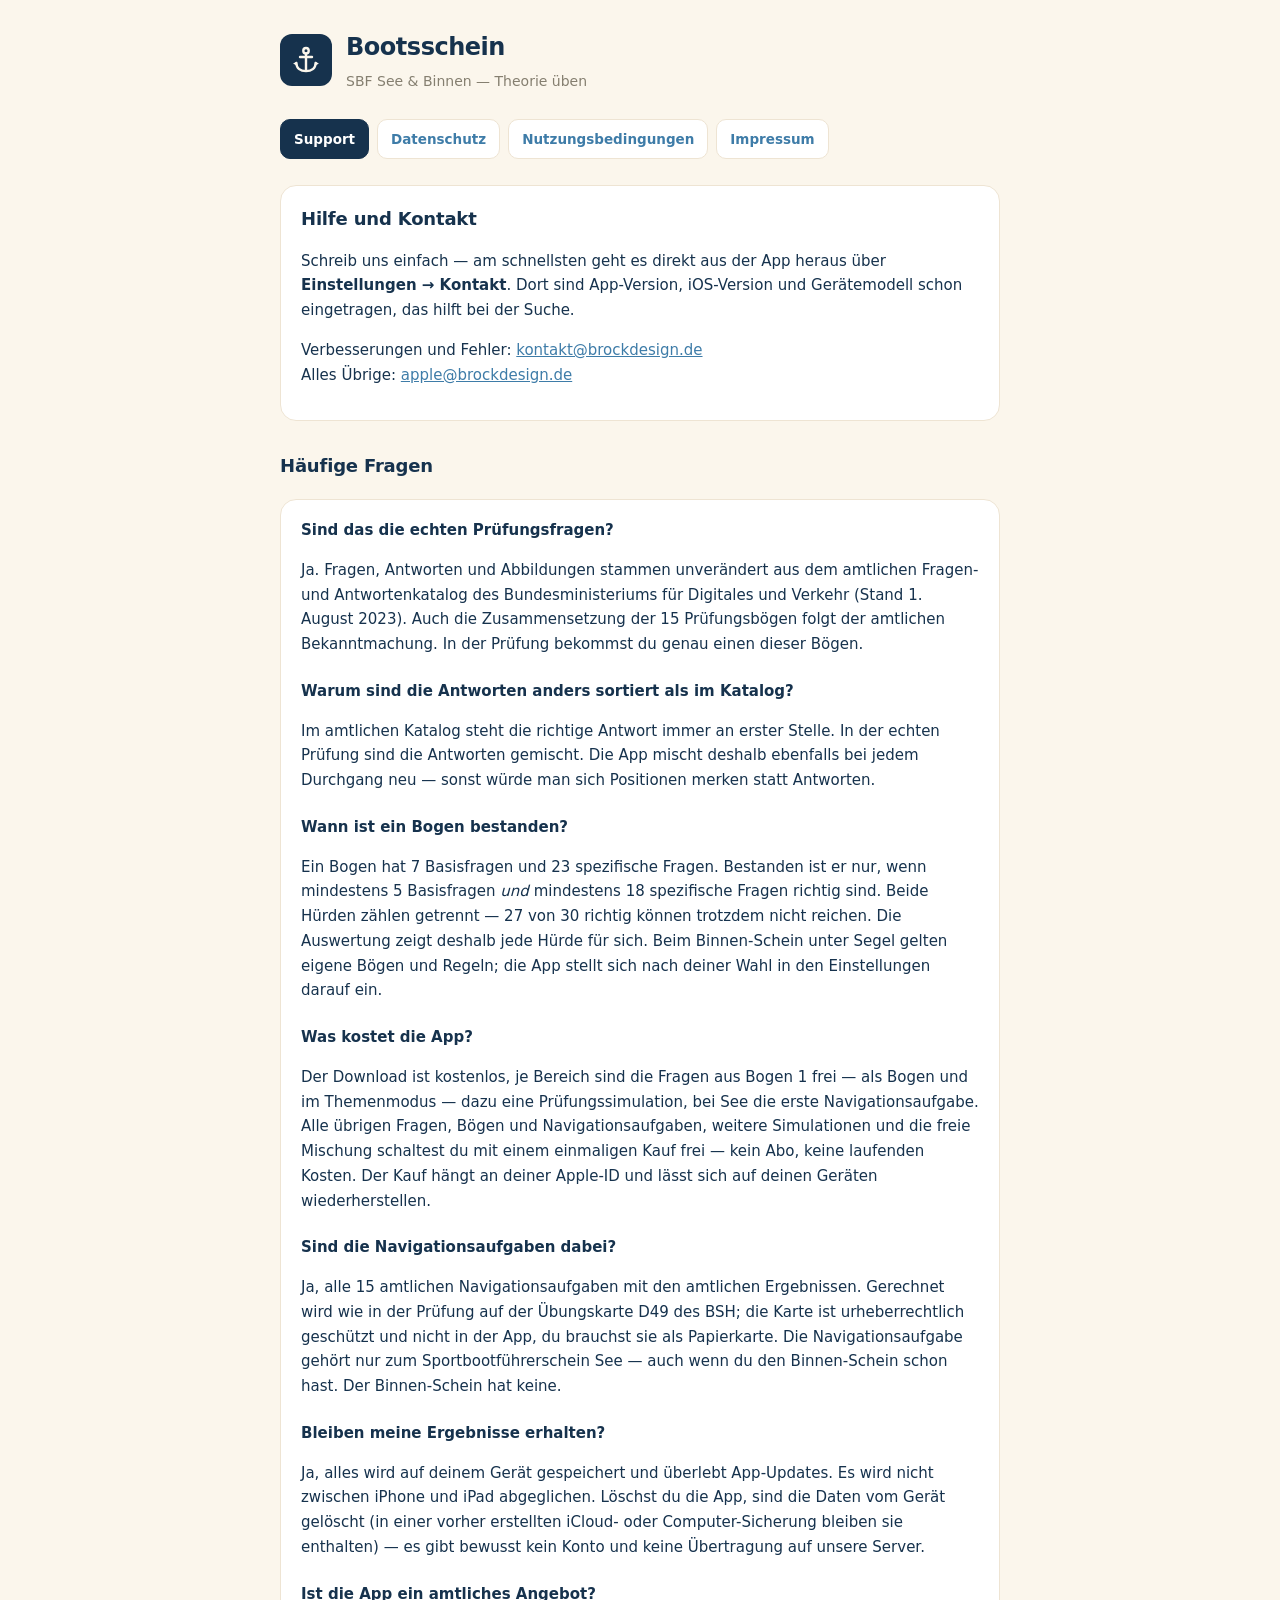
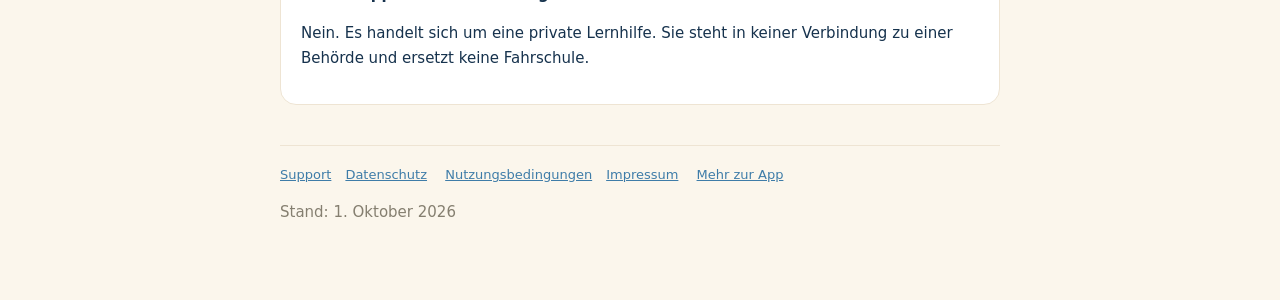
<file: index.html>
<!doctype html>
<html lang="de"><head><meta charset="utf-8">
<meta name="viewport" content="width=device-width, initial-scale=1">
<title>Support — Bootsschein</title>
<meta name="description" content="Hilfe, häufige Fragen und Kontakt zur App Bootsschein.">
<link rel="stylesheet" href="stil.css">
</head><body><div class="seite">
<header class="kopf">
  <div class="anker"><svg viewBox="0 0 120 120" xmlns="http://www.w3.org/2000/svg" aria-hidden="true"><g stroke="#FBF6EC" stroke-width="8" fill="none" stroke-linecap="round" stroke-linejoin="round"><circle cx="60" cy="29" r="9"/><path d="M60 38 V93"/><path d="M40 50 H80"/><path d="M28 70 C28 88 42 97 60 97 C78 97 92 88 92 70"/></g><g fill="#FBF6EC"><path d="M28 66 l-11 6 l14 8 z"/><path d="M92 66 l11 6 l-14 8 z"/></g></svg></div>
  <div><h1>Bootsschein</h1><p>SBF See &amp; Binnen — Theorie üben</p></div>
</header>
<nav><a href="index.html" aria-current="page">Support</a><a href="datenschutz.html">Datenschutz</a><a href="agb.html">Nutzungsbedingungen</a><a href="impressum.html">Impressum</a></nav>
<div class="karte">
<h2>Hilfe und Kontakt</h2>
<p>Schreib uns einfach — am schnellsten geht es direkt aus der App heraus über
<strong>Einstellungen → Kontakt</strong>. Dort sind App-Version, iOS-Version und
Gerätemodell schon eingetragen, das hilft bei der Suche.</p>
<p>Verbesserungen und Fehler: <a href="mailto:kontakt@brockdesign.de">kontakt@brockdesign.de</a><br>
Alles Übrige: <a href="mailto:apple@brockdesign.de">apple@brockdesign.de</a></p>
</div>

<h2>Häufige Fragen</h2>

<div class="karte">
<h3>Sind das die echten Prüfungsfragen?</h3>
<p>Ja. Fragen, Antworten und Abbildungen stammen unverändert aus dem amtlichen
Fragen- und Antwortenkatalog des Bundesministeriums für Digitales und Verkehr
(Stand 1. August 2023). Auch die Zusammensetzung der 15 Prüfungsbögen folgt der
amtlichen Bekanntmachung. In der Prüfung bekommst du genau einen dieser Bögen.</p>

<h3>Warum sind die Antworten anders sortiert als im Katalog?</h3>
<p>Im amtlichen Katalog steht die richtige Antwort immer an erster Stelle. In der
echten Prüfung sind die Antworten gemischt. Die App mischt deshalb ebenfalls bei
jedem Durchgang neu — sonst würde man sich Positionen merken statt Antworten.</p>

<h3>Wann ist ein Bogen bestanden?</h3>
<p>Ein Bogen hat 7 Basisfragen und 23 spezifische Fragen. Bestanden ist er nur,
wenn mindestens 5 Basisfragen <em>und</em> mindestens 18 spezifische Fragen richtig
sind. Beide Hürden zählen getrennt — 27 von 30 richtig können trotzdem
nicht reichen. Die Auswertung zeigt deshalb jede Hürde für sich. Beim
Binnen-Schein unter Segel gelten eigene Bögen und Regeln; die App stellt sich
nach deiner Wahl in den Einstellungen darauf ein.</p>

<h3>Was kostet die App?</h3>
<p>Der Download ist kostenlos, je Bereich sind die Fragen aus Bogen 1 frei —
als Bogen und im Themenmodus — dazu eine Prüfungssimulation, bei See die erste
Navigationsaufgabe. Alle übrigen Fragen, Bögen und Navigationsaufgaben, weitere
Simulationen und die freie Mischung schaltest du mit einem einmaligen Kauf frei
— kein Abo, keine laufenden Kosten. Der Kauf hängt an deiner Apple-ID und lässt
sich auf deinen Geräten wiederherstellen.</p>

<h3>Sind die Navigationsaufgaben dabei?</h3>
<p>Ja, alle 15 amtlichen Navigationsaufgaben mit den amtlichen Ergebnissen.
Gerechnet wird wie in der Prüfung auf der Übungskarte D49 des BSH; die Karte
ist urheberrechtlich geschützt und nicht in der App, du brauchst sie als
Papierkarte. Die Navigationsaufgabe gehört nur zum Sportbootführerschein See —
auch wenn du den Binnen-Schein schon hast. Der Binnen-Schein hat keine.</p>

<h3>Bleiben meine Ergebnisse erhalten?</h3>
<p>Ja, alles wird auf deinem Gerät gespeichert und überlebt App-Updates. Es wird
nicht zwischen iPhone und iPad abgeglichen. Löschst du die App, sind die Daten
vom Gerät gelöscht (in einer vorher erstellten iCloud- oder Computer-Sicherung
bleiben sie enthalten) — es gibt bewusst kein Konto und keine Übertragung auf
unsere Server.</p>

<h3>Ist die App ein amtliches Angebot?</h3>
<p>Nein. Es handelt sich um eine private Lernhilfe. Sie steht in keiner
Verbindung zu einer Behörde und ersetzt keine Fahrschule.</p>
</div>
<footer>
  <a href="index.html">Support</a><a href="datenschutz.html">Datenschutz</a>
  <a href="agb.html">Nutzungsbedingungen</a><a href="impressum.html">Impressum</a>
  <a href="https://www.brockdesign.de/apps/bootsschein">Mehr zur App</a>
  <p>Stand: 1. Oktober 2026</p>
</footer>
</div></body></html>
</file>
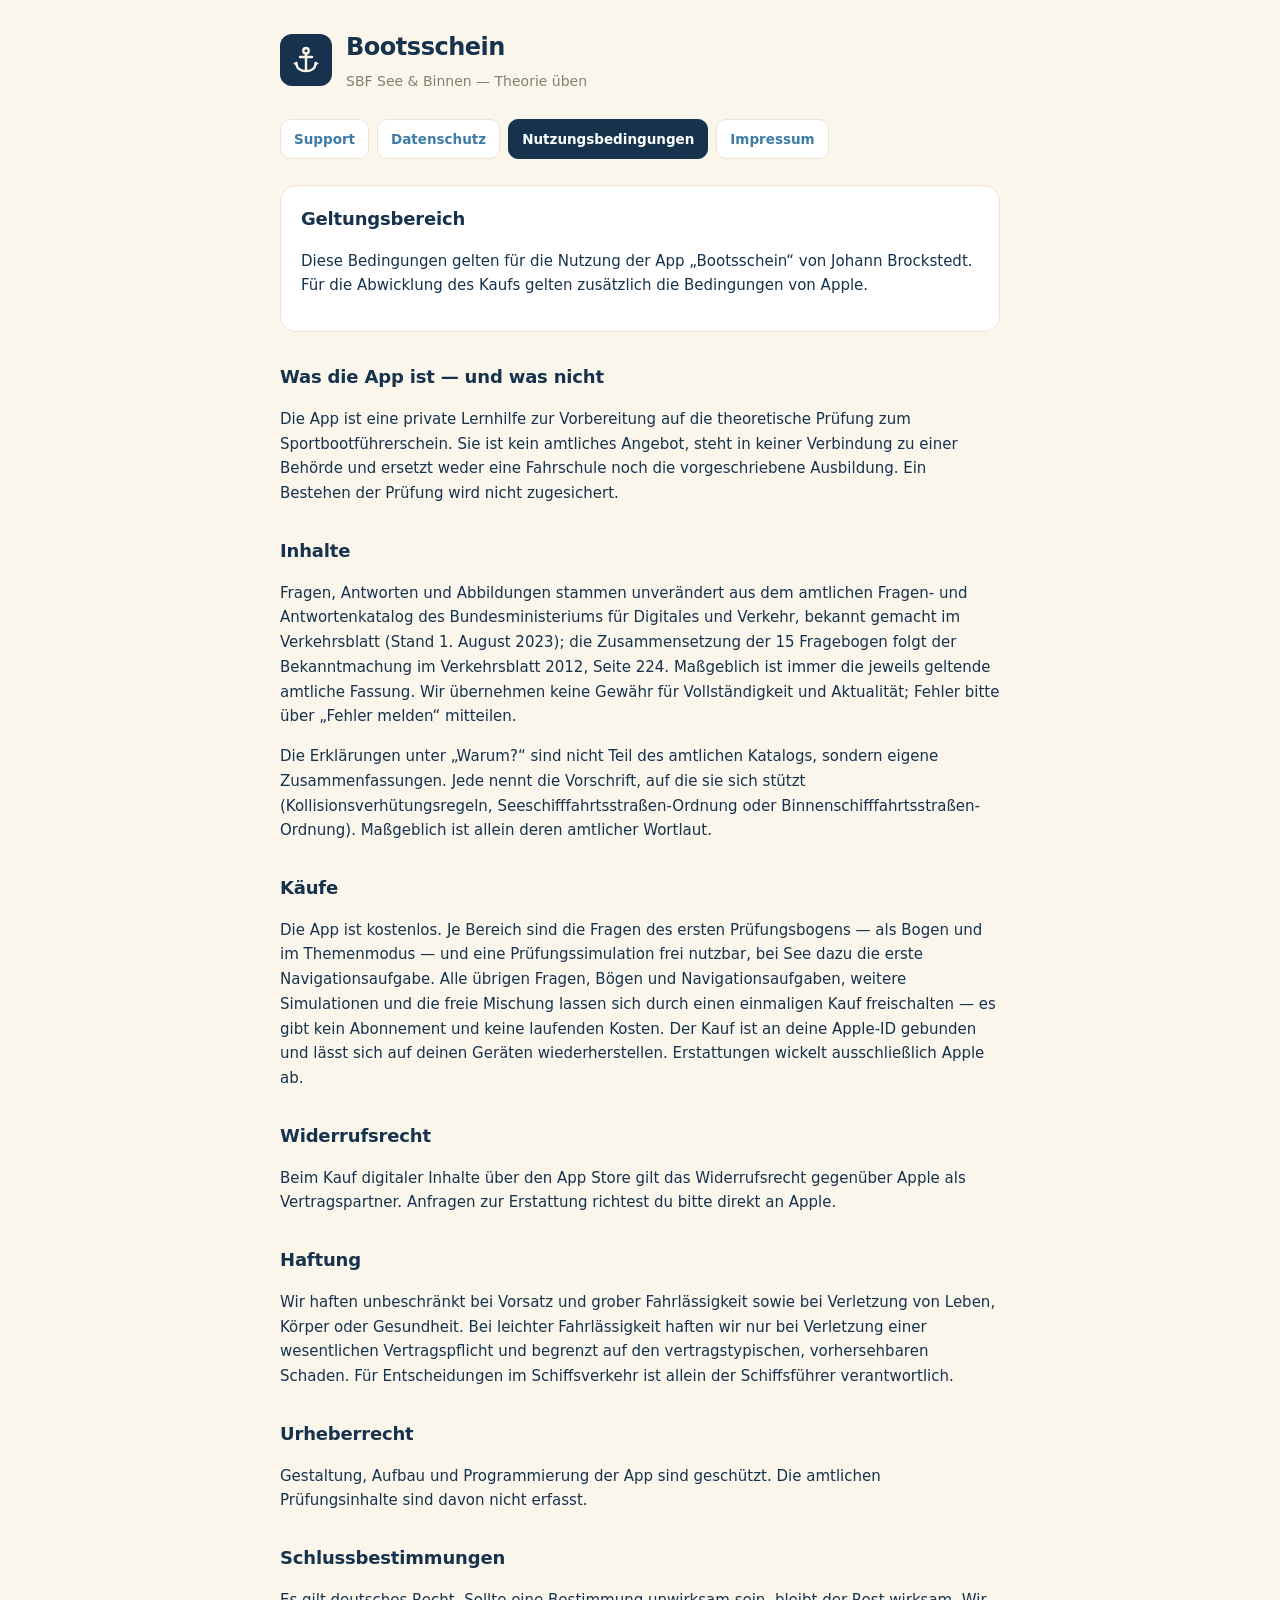
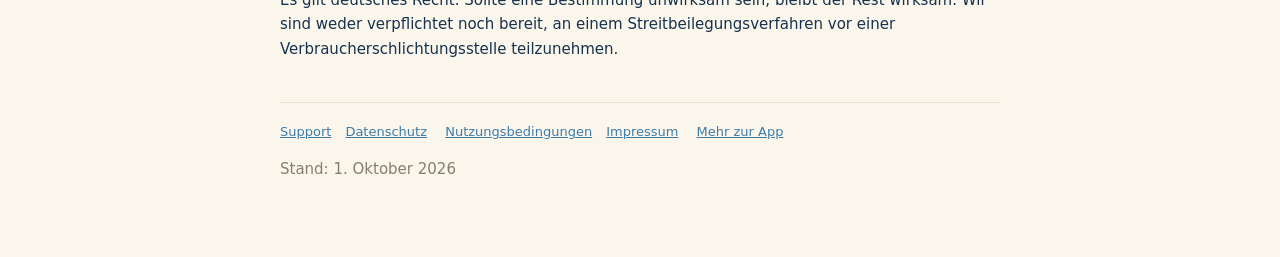
<file: agb.html>
<!doctype html>
<html lang="de"><head><meta charset="utf-8">
<meta name="viewport" content="width=device-width, initial-scale=1">
<title>Nutzungsbedingungen — Bootsschein</title>
<meta name="description" content="Nutzungsbedingungen der App Bootsschein.">
<link rel="stylesheet" href="stil.css">
</head><body><div class="seite">
<header class="kopf">
  <div class="anker"><svg viewBox="0 0 120 120" xmlns="http://www.w3.org/2000/svg" aria-hidden="true"><g stroke="#FBF6EC" stroke-width="8" fill="none" stroke-linecap="round" stroke-linejoin="round"><circle cx="60" cy="29" r="9"/><path d="M60 38 V93"/><path d="M40 50 H80"/><path d="M28 70 C28 88 42 97 60 97 C78 97 92 88 92 70"/></g><g fill="#FBF6EC"><path d="M28 66 l-11 6 l14 8 z"/><path d="M92 66 l11 6 l-14 8 z"/></g></svg></div>
  <div><h1>Bootsschein</h1><p>SBF See &amp; Binnen — Theorie üben</p></div>
</header>
<nav><a href="index.html">Support</a><a href="datenschutz.html">Datenschutz</a><a href="agb.html" aria-current="page">Nutzungsbedingungen</a><a href="impressum.html">Impressum</a></nav>
<div class="karte">
<h2>Geltungsbereich</h2>
<p>Diese Bedingungen gelten für die Nutzung der App „Bootsschein“ von Johann
Brockstedt. Für die Abwicklung des Kaufs gelten zusätzlich die Bedingungen von
Apple.</p>
</div>

<h2>Was die App ist — und was nicht</h2>
<p>Die App ist eine private Lernhilfe zur Vorbereitung auf die theoretische
Prüfung zum Sportbootführerschein. Sie ist kein amtliches Angebot, steht in
keiner Verbindung zu einer Behörde und ersetzt weder eine Fahrschule noch die
vorgeschriebene Ausbildung. Ein Bestehen der Prüfung wird nicht zugesichert.</p>

<h2>Inhalte</h2>
<p>Fragen, Antworten und Abbildungen stammen unverändert aus dem amtlichen
Fragen- und Antwortenkatalog des Bundesministeriums für Digitales und Verkehr,
bekannt gemacht im Verkehrsblatt (Stand 1. August 2023); die Zusammensetzung der
15 Fragebogen folgt der Bekanntmachung im Verkehrsblatt 2012, Seite 224.
Maßgeblich ist immer die jeweils geltende amtliche Fassung. Wir übernehmen keine
Gewähr für Vollständigkeit und Aktualität; Fehler bitte über „Fehler melden“
mitteilen.</p>
<p>Die Erklärungen unter „Warum?“ sind nicht Teil des amtlichen Katalogs,
sondern eigene Zusammenfassungen. Jede nennt die Vorschrift, auf die sie sich
stützt (Kollisionsverhütungsregeln, Seeschifffahrtsstraßen-Ordnung oder
Binnenschifffahrtsstraßen-Ordnung). Maßgeblich ist allein deren amtlicher
Wortlaut.</p>

<h2>Käufe</h2>
<p>Die App ist kostenlos. Je Bereich sind die Fragen des ersten Prüfungsbogens —
als Bogen und im Themenmodus — und eine Prüfungssimulation frei nutzbar, bei See
dazu die erste Navigationsaufgabe. Alle übrigen Fragen, Bögen und
Navigationsaufgaben, weitere Simulationen und die freie Mischung lassen sich
durch einen einmaligen Kauf freischalten — es gibt kein Abonnement und keine
laufenden Kosten. Der Kauf ist an deine Apple-ID
gebunden und lässt sich auf deinen Geräten wiederherstellen. Erstattungen
wickelt ausschließlich Apple ab.</p>

<h2>Widerrufsrecht</h2>
<p>Beim Kauf digitaler Inhalte über den App Store gilt das Widerrufsrecht
gegenüber Apple als Vertragspartner. Anfragen zur Erstattung richtest du bitte
direkt an Apple.</p>

<h2>Haftung</h2>
<p>Wir haften unbeschränkt bei Vorsatz und grober Fahrlässigkeit sowie bei
Verletzung von Leben, Körper oder Gesundheit. Bei leichter Fahrlässigkeit haften
wir nur bei Verletzung einer wesentlichen Vertragspflicht und begrenzt auf den
vertragstypischen, vorhersehbaren Schaden. Für Entscheidungen im Schiffsverkehr
ist allein der Schiffsführer verantwortlich.</p>

<h2>Urheberrecht</h2>
<p>Gestaltung, Aufbau und Programmierung der App sind geschützt. Die amtlichen
Prüfungsinhalte sind davon nicht erfasst.</p>

<h2>Schlussbestimmungen</h2>
<p>Es gilt deutsches Recht. Sollte eine Bestimmung unwirksam sein, bleibt der
Rest wirksam. Wir sind weder verpflichtet noch bereit, an einem
Streitbeilegungsverfahren vor einer Verbraucherschlichtungsstelle teilzunehmen.</p>
<footer>
  <a href="index.html">Support</a><a href="datenschutz.html">Datenschutz</a>
  <a href="agb.html">Nutzungsbedingungen</a><a href="impressum.html">Impressum</a>
  <a href="https://www.brockdesign.de/apps/bootsschein">Mehr zur App</a>
  <p>Stand: 1. Oktober 2026</p>
</footer>
</div></body></html>
</file>
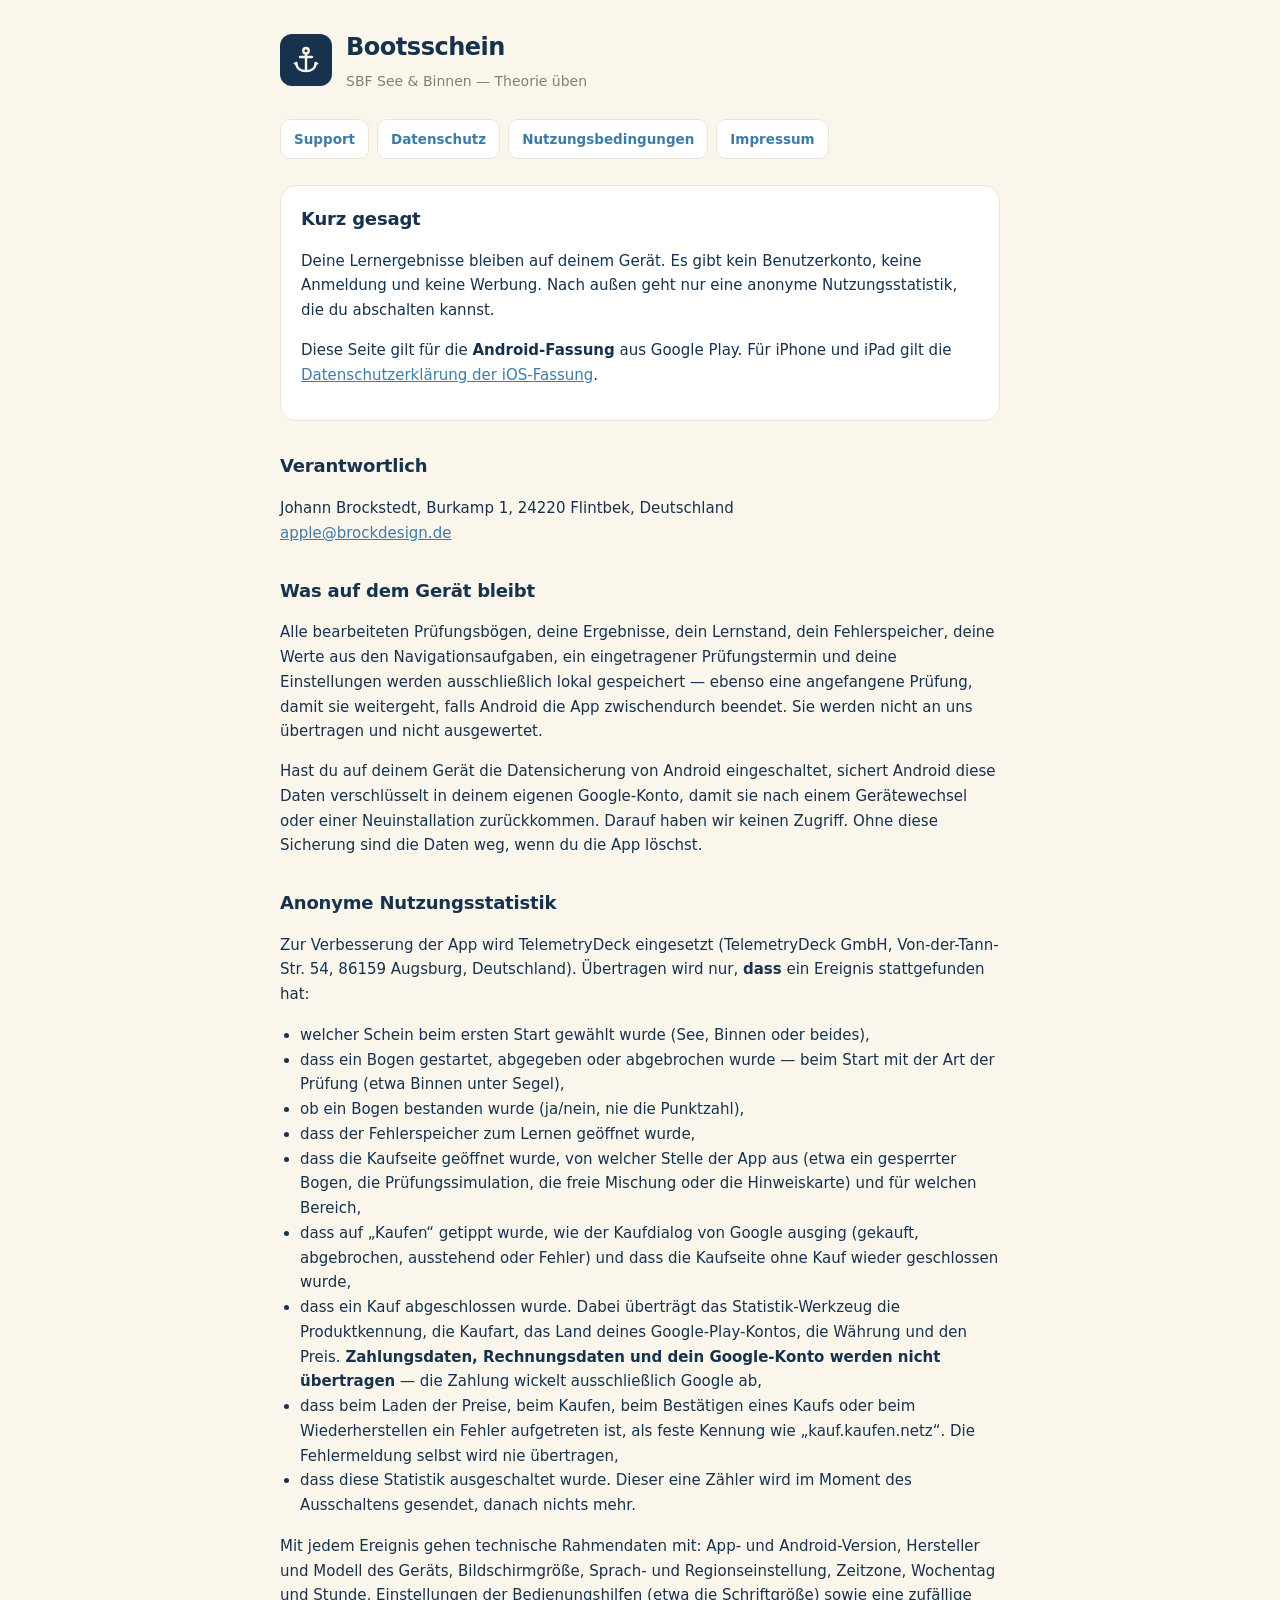
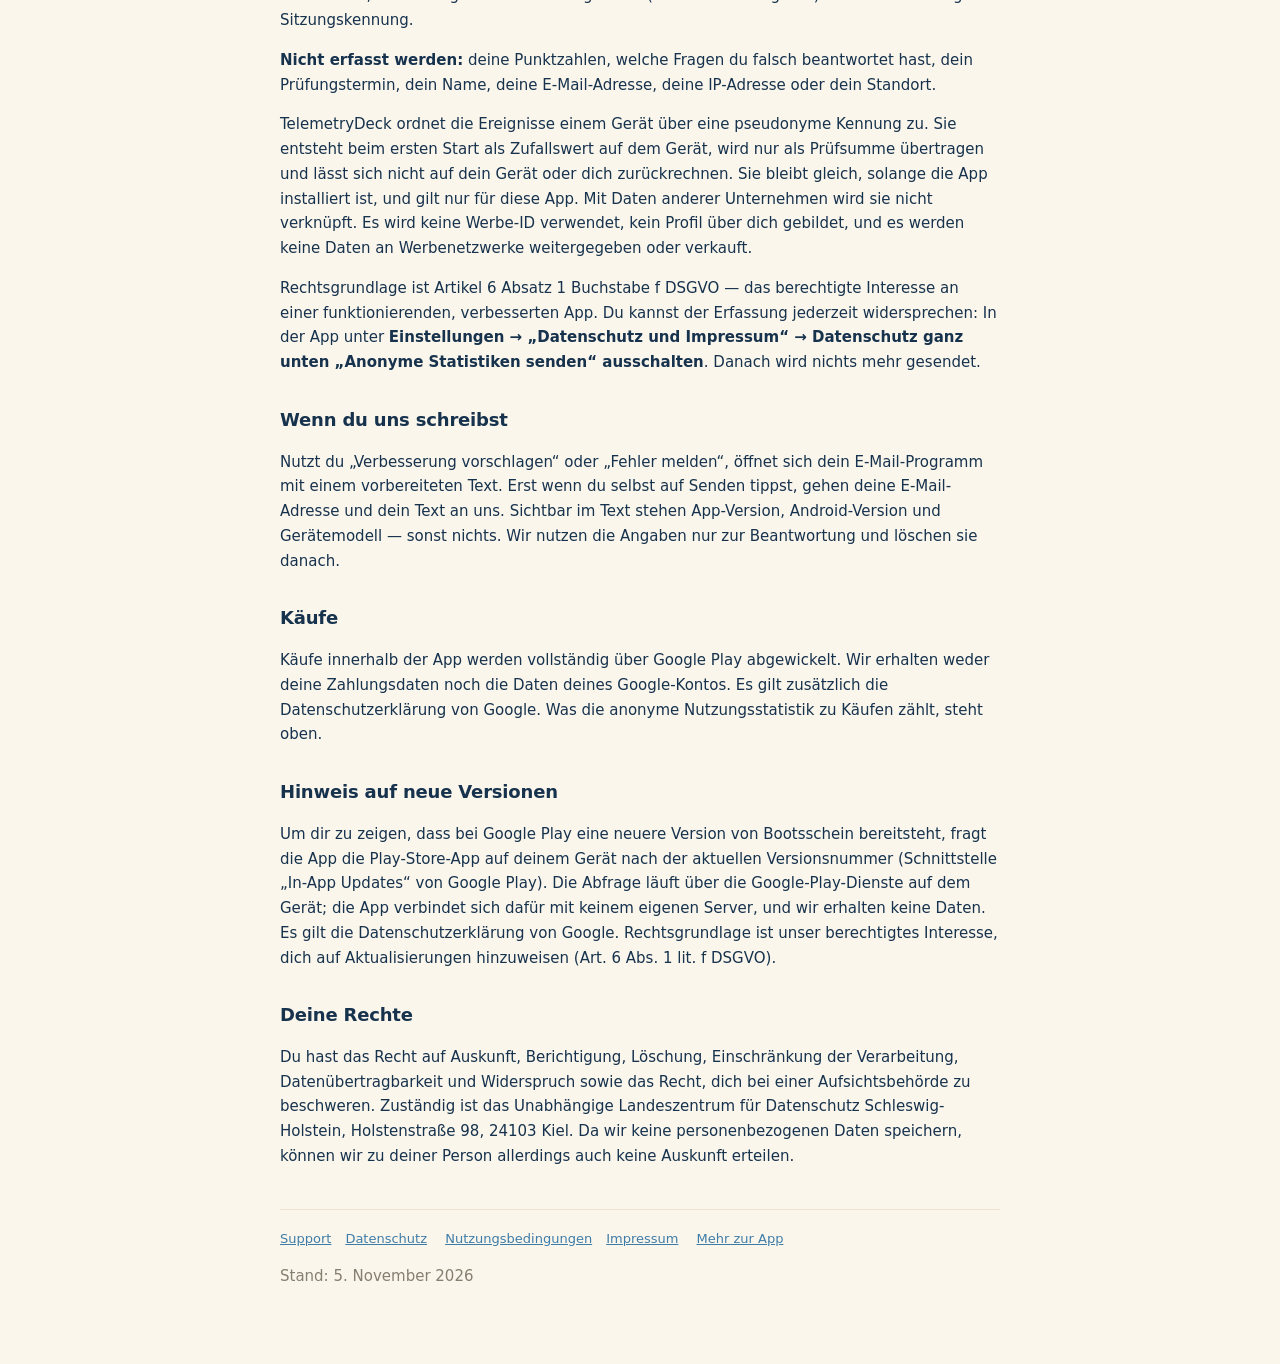
<file: datenschutz-android.html>
<!doctype html>
<html lang="de"><head><meta charset="utf-8">
<meta name="viewport" content="width=device-width, initial-scale=1">
<title>Datenschutz (Android) — Bootsschein</title>
<meta name="description" content="Datenschutzerklärung der Android-Fassung der App Bootsschein.">
<link rel="stylesheet" href="stil.css">
</head><body><div class="seite">
<header class="kopf">
  <div class="anker"><svg viewBox="0 0 120 120" xmlns="http://www.w3.org/2000/svg" aria-hidden="true"><g stroke="#FBF6EC" stroke-width="8" fill="none" stroke-linecap="round" stroke-linejoin="round"><circle cx="60" cy="29" r="9"/><path d="M60 38 V93"/><path d="M40 50 H80"/><path d="M28 70 C28 88 42 97 60 97 C78 97 92 88 92 70"/></g><g fill="#FBF6EC"><path d="M28 66 l-11 6 l14 8 z"/><path d="M92 66 l11 6 l-14 8 z"/></g></svg></div>
  <div><h1>Bootsschein</h1><p>SBF See &amp; Binnen — Theorie üben</p></div>
</header>
<nav><a href="index.html">Support</a><a href="datenschutz.html">Datenschutz</a><a href="agb.html">Nutzungsbedingungen</a><a href="impressum.html">Impressum</a></nav>
<div class="karte">
<h2>Kurz gesagt</h2>
<p>Deine Lernergebnisse bleiben auf deinem Gerät. Es gibt kein Benutzerkonto,
keine Anmeldung und keine Werbung. Nach außen geht nur eine anonyme
Nutzungsstatistik, die du abschalten kannst.</p>
<p>Diese Seite gilt für die <strong>Android-Fassung</strong> aus Google Play. Für
iPhone und iPad gilt die <a href="datenschutz.html">Datenschutzerklärung der
iOS-Fassung</a>.</p>
</div>

<h2>Verantwortlich</h2>
<p>Johann Brockstedt, Burkamp 1, 24220 Flintbek, Deutschland<br>
<a href="mailto:apple@brockdesign.de">apple@brockdesign.de</a></p>

<h2>Was auf dem Gerät bleibt</h2>
<p>Alle bearbeiteten Prüfungsbögen, deine Ergebnisse, dein Lernstand, dein
Fehlerspeicher, deine Werte aus den Navigationsaufgaben, ein eingetragener
Prüfungstermin und deine Einstellungen werden ausschließlich lokal
gespeichert — ebenso eine angefangene Prüfung, damit sie weitergeht, falls
Android die App zwischendurch beendet. Sie werden nicht an uns übertragen und
nicht ausgewertet.</p>
<p>Hast du auf deinem Gerät die Datensicherung von Android eingeschaltet,
sichert Android diese Daten verschlüsselt in deinem eigenen Google-Konto,
damit sie nach einem Gerätewechsel oder einer Neuinstallation zurückkommen.
Darauf haben wir keinen Zugriff. Ohne diese Sicherung sind die Daten weg, wenn
du die App löschst.</p>

<h2>Anonyme Nutzungsstatistik</h2>
<p>Zur Verbesserung der App wird TelemetryDeck eingesetzt (TelemetryDeck GmbH,
Von-der-Tann-Str. 54, 86159 Augsburg, Deutschland). Übertragen wird nur,
<strong>dass</strong> ein Ereignis stattgefunden hat:</p>
<ul>
  <li>welcher Schein beim ersten Start gewählt wurde (See, Binnen oder beides),</li>
  <li>dass ein Bogen gestartet, abgegeben oder abgebrochen wurde — beim Start
    mit der Art der Prüfung (etwa Binnen unter Segel),</li>
  <li>ob ein Bogen bestanden wurde (ja/nein, nie die Punktzahl),</li>
  <li>dass der Fehlerspeicher zum Lernen geöffnet wurde,</li>
  <li>dass die Kaufseite geöffnet wurde, von welcher Stelle der App aus
    (etwa ein gesperrter Bogen, die Prüfungssimulation, die freie Mischung
    oder die Hinweiskarte) und für welchen Bereich,</li>
  <li>dass auf „Kaufen“ getippt wurde, wie der Kaufdialog von Google ausging
    (gekauft, abgebrochen, ausstehend oder Fehler) und dass die Kaufseite ohne
    Kauf wieder geschlossen wurde,</li>
  <li>dass ein Kauf abgeschlossen wurde. Dabei überträgt das Statistik-Werkzeug
    die Produktkennung, die Kaufart, das Land deines Google-Play-Kontos, die
    Währung und den Preis. <strong>Zahlungsdaten, Rechnungsdaten und dein
    Google-Konto werden nicht übertragen</strong> — die Zahlung wickelt
    ausschließlich Google ab,</li>
  <li>dass beim Laden der Preise, beim Kaufen, beim Bestätigen eines Kaufs oder
    beim Wiederherstellen ein Fehler aufgetreten ist, als feste Kennung wie
    „kauf.kaufen.netz“. Die Fehlermeldung selbst wird nie übertragen,</li>
  <li>dass diese Statistik ausgeschaltet wurde. Dieser eine Zähler wird im
    Moment des Ausschaltens gesendet, danach nichts mehr.</li>
</ul>
<p>Mit jedem Ereignis gehen technische Rahmendaten mit: App- und
Android-Version, Hersteller und Modell des Geräts, Bildschirmgröße, Sprach-
und Regionseinstellung, Zeitzone, Wochentag und Stunde, Einstellungen der
Bedienungshilfen (etwa die Schriftgröße) sowie eine zufällige
Sitzungskennung.</p>
<p><strong>Nicht erfasst werden:</strong> deine Punktzahlen, welche Fragen du falsch
beantwortet hast, dein Prüfungstermin, dein Name, deine E-Mail-Adresse, deine
IP-Adresse oder dein Standort.</p>
<p>TelemetryDeck ordnet die Ereignisse einem Gerät über eine pseudonyme Kennung
zu. Sie entsteht beim ersten Start als Zufallswert auf dem Gerät, wird nur als
Prüfsumme übertragen und lässt sich nicht auf dein Gerät oder dich
zurückrechnen. Sie bleibt gleich, solange die App installiert ist, und gilt
nur für diese App. Mit Daten anderer Unternehmen wird sie nicht verknüpft. Es
wird keine Werbe-ID verwendet, kein Profil über dich gebildet, und es werden
keine Daten an Werbenetzwerke weitergegeben oder verkauft.</p>
<p>Rechtsgrundlage ist Artikel 6 Absatz 1 Buchstabe f DSGVO — das berechtigte
Interesse an einer funktionierenden, verbesserten App. Du kannst der Erfassung
jederzeit widersprechen: In der App unter <strong>Einstellungen → „Datenschutz
und Impressum“ → Datenschutz ganz unten „Anonyme Statistiken senden“
ausschalten</strong>. Danach wird nichts mehr gesendet.</p>

<h2>Wenn du uns schreibst</h2>
<p>Nutzt du „Verbesserung vorschlagen“ oder „Fehler melden“, öffnet sich dein
E-Mail-Programm mit einem vorbereiteten Text. Erst wenn du selbst auf Senden
tippst, gehen deine E-Mail-Adresse und dein Text an uns. Sichtbar im Text stehen
App-Version, Android-Version und Gerätemodell — sonst nichts. Wir nutzen die
Angaben nur zur Beantwortung und löschen sie danach.</p>

<h2>Käufe</h2>
<p>Käufe innerhalb der App werden vollständig über Google Play abgewickelt. Wir
erhalten weder deine Zahlungsdaten noch die Daten deines Google-Kontos. Es gilt
zusätzlich die Datenschutzerklärung von Google. Was die anonyme
Nutzungsstatistik zu Käufen zählt, steht oben.</p>

<h2>Hinweis auf neue Versionen</h2>
<p>Um dir zu zeigen, dass bei Google Play eine neuere Version von Bootsschein
bereitsteht, fragt die App die Play-Store-App auf deinem Gerät nach der
aktuellen Versionsnummer (Schnittstelle „In-App Updates“ von Google Play). Die
Abfrage läuft über die Google-Play-Dienste auf dem Gerät; die App verbindet
sich dafür mit keinem eigenen Server, und wir erhalten keine Daten. Es gilt die
Datenschutzerklärung von Google. Rechtsgrundlage ist unser berechtigtes
Interesse, dich auf Aktualisierungen hinzuweisen (Art. 6 Abs. 1 lit. f
DSGVO).</p>

<h2>Deine Rechte</h2>
<p>Du hast das Recht auf Auskunft, Berichtigung, Löschung, Einschränkung der
Verarbeitung, Datenübertragbarkeit und Widerspruch sowie das Recht, dich bei
einer Aufsichtsbehörde zu beschweren. Zuständig ist das Unabhängige
Landeszentrum für Datenschutz Schleswig-Holstein, Holstenstraße 98, 24103 Kiel.
Da wir keine personenbezogenen Daten speichern, können wir zu deiner Person
allerdings auch keine Auskunft erteilen.</p>
<footer>
  <a href="index.html">Support</a><a href="datenschutz.html">Datenschutz</a>
  <a href="agb.html">Nutzungsbedingungen</a><a href="impressum.html">Impressum</a>
  <a href="https://www.brockdesign.de/apps/bootsschein">Mehr zur App</a>
  <p>Stand: 5. November 2026</p>
</footer>
</div></body></html>
</file>
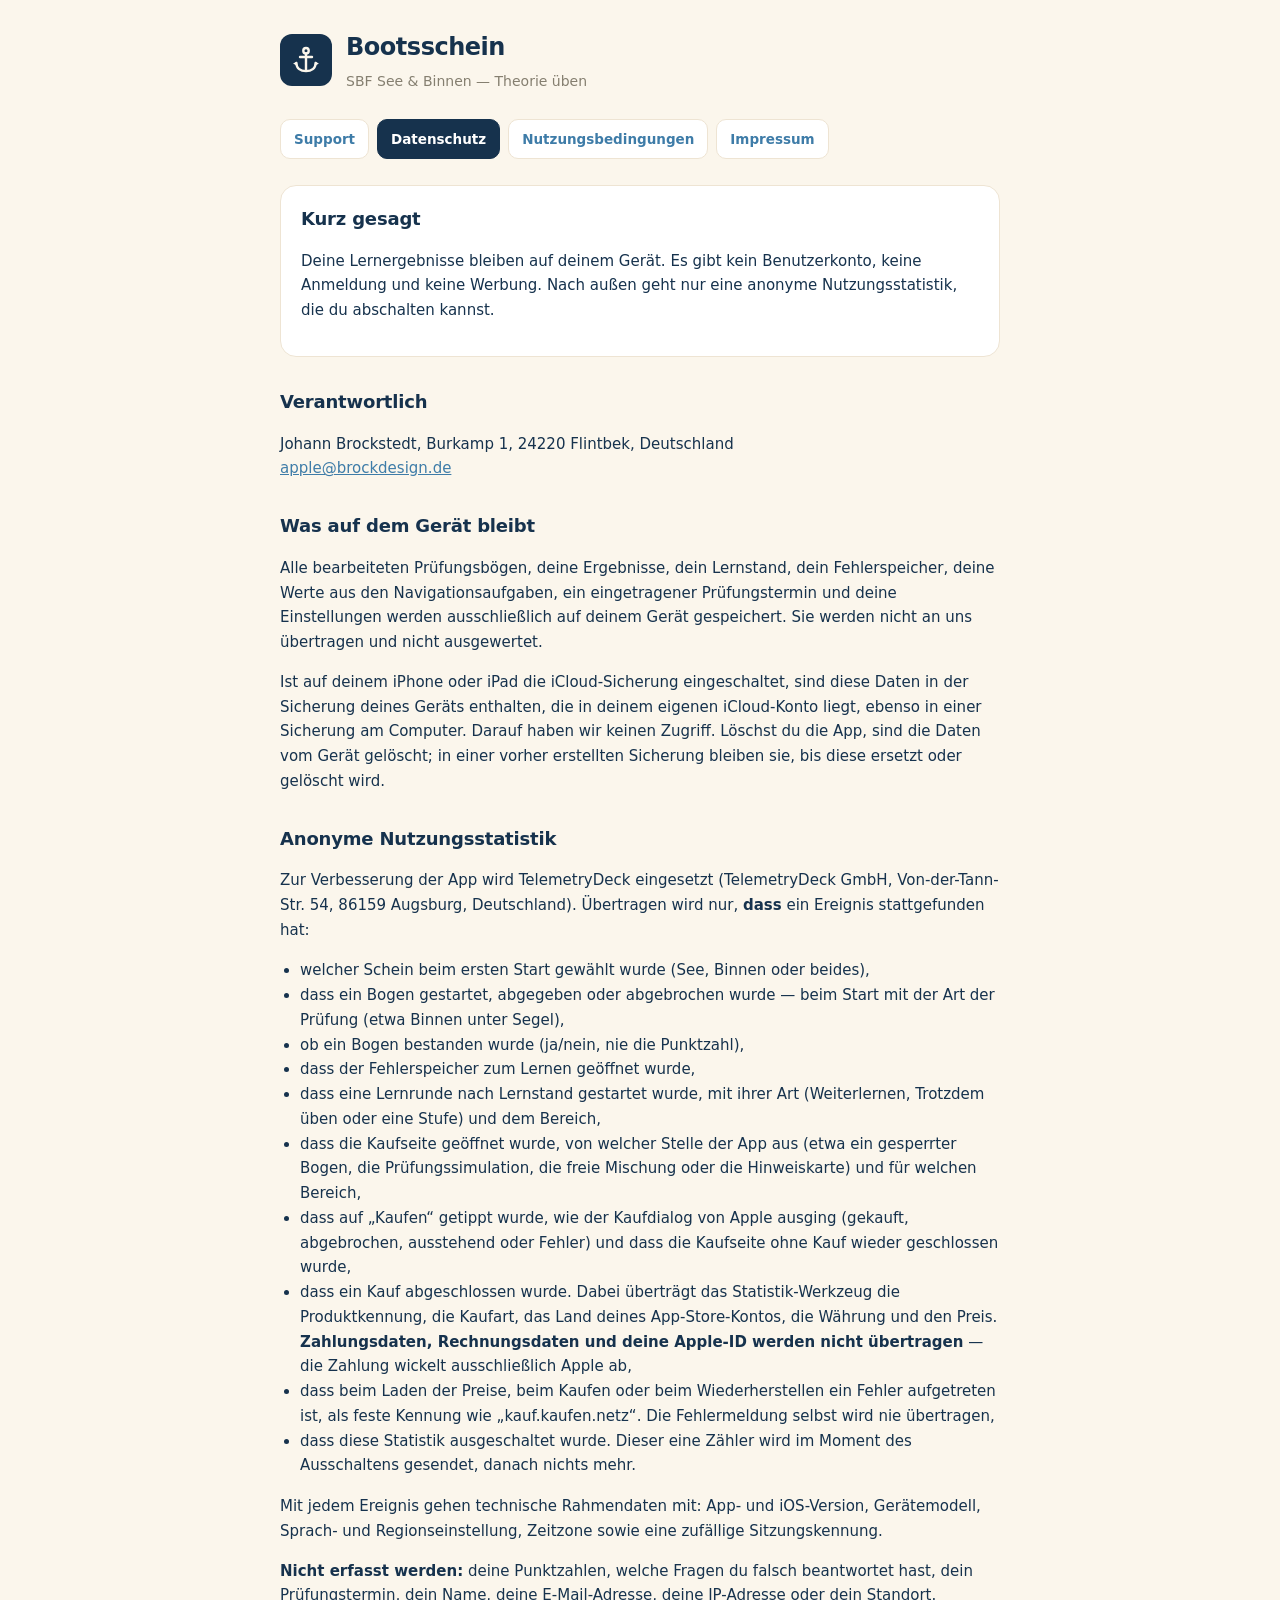
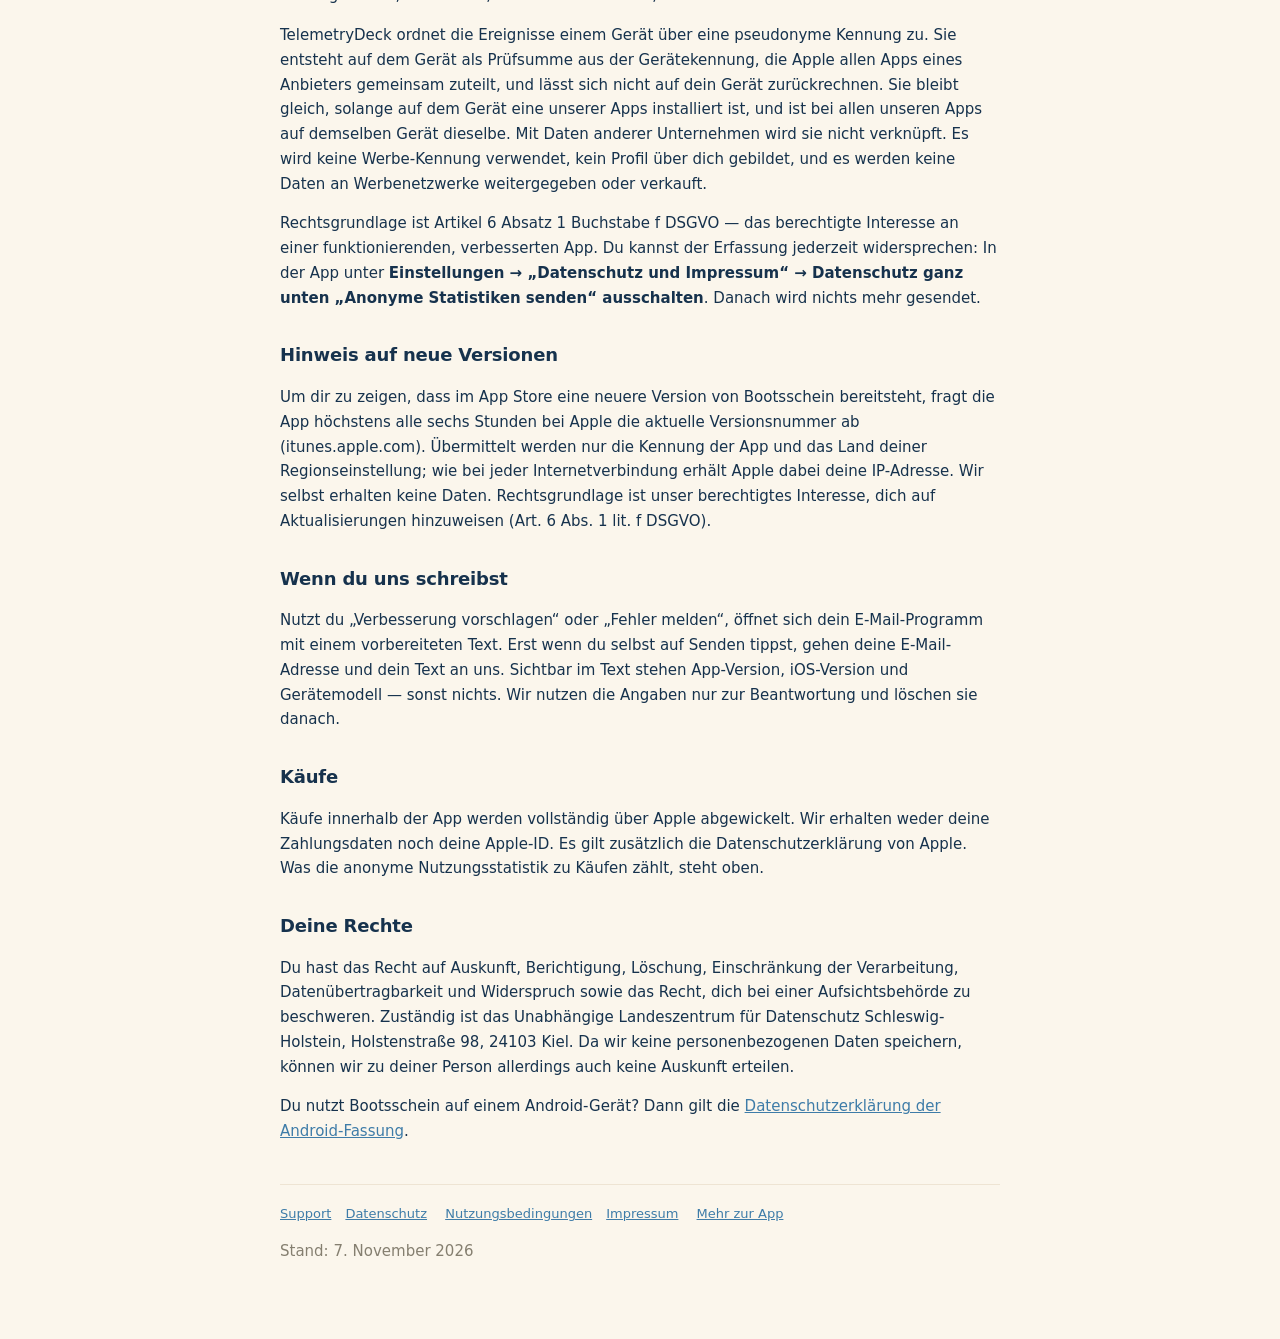
<file: datenschutz.html>
<!doctype html>
<html lang="de"><head><meta charset="utf-8">
<meta name="viewport" content="width=device-width, initial-scale=1">
<title>Datenschutz — Bootsschein</title>
<meta name="description" content="Datenschutzerklärung der App Bootsschein — was auf dem Gerät bleibt und was anonym erfasst wird.">
<link rel="stylesheet" href="stil.css">
</head><body><div class="seite">
<header class="kopf">
  <div class="anker"><svg viewBox="0 0 120 120" xmlns="http://www.w3.org/2000/svg" aria-hidden="true"><g stroke="#FBF6EC" stroke-width="8" fill="none" stroke-linecap="round" stroke-linejoin="round"><circle cx="60" cy="29" r="9"/><path d="M60 38 V93"/><path d="M40 50 H80"/><path d="M28 70 C28 88 42 97 60 97 C78 97 92 88 92 70"/></g><g fill="#FBF6EC"><path d="M28 66 l-11 6 l14 8 z"/><path d="M92 66 l11 6 l-14 8 z"/></g></svg></div>
  <div><h1>Bootsschein</h1><p>SBF See &amp; Binnen — Theorie üben</p></div>
</header>
<nav><a href="index.html">Support</a><a href="datenschutz.html" aria-current="page">Datenschutz</a><a href="agb.html">Nutzungsbedingungen</a><a href="impressum.html">Impressum</a></nav>
<div class="karte">
<h2>Kurz gesagt</h2>
<p>Deine Lernergebnisse bleiben auf deinem Gerät. Es gibt kein Benutzerkonto,
keine Anmeldung und keine Werbung. Nach außen geht nur eine anonyme
Nutzungsstatistik, die du abschalten kannst.</p>
</div>

<h2>Verantwortlich</h2>
<p>Johann Brockstedt, Burkamp 1, 24220 Flintbek, Deutschland<br>
<a href="mailto:apple@brockdesign.de">apple@brockdesign.de</a></p>

<h2>Was auf dem Gerät bleibt</h2>
<p>Alle bearbeiteten Prüfungsbögen, deine Ergebnisse, dein Lernstand, dein
Fehlerspeicher, deine Werte aus den Navigationsaufgaben, ein eingetragener
Prüfungstermin und deine Einstellungen werden ausschließlich auf deinem Gerät
gespeichert. Sie werden nicht an uns übertragen und nicht ausgewertet.</p>
<p>Ist auf deinem iPhone oder iPad die iCloud-Sicherung eingeschaltet, sind
diese Daten in der Sicherung deines Geräts enthalten, die in deinem eigenen
iCloud-Konto liegt, ebenso in einer Sicherung am Computer. Darauf haben wir
keinen Zugriff. Löschst du die App, sind die Daten vom Gerät gelöscht; in einer
vorher erstellten Sicherung bleiben sie, bis diese ersetzt oder gelöscht
wird.</p>

<h2>Anonyme Nutzungsstatistik</h2>
<p>Zur Verbesserung der App wird TelemetryDeck eingesetzt (TelemetryDeck GmbH,
Von-der-Tann-Str. 54, 86159 Augsburg, Deutschland). Übertragen wird nur,
<strong>dass</strong> ein Ereignis stattgefunden hat:</p>
<ul>
  <li>welcher Schein beim ersten Start gewählt wurde (See, Binnen oder beides),</li>
  <li>dass ein Bogen gestartet, abgegeben oder abgebrochen wurde — beim Start
    mit der Art der Prüfung (etwa Binnen unter Segel),</li>
  <li>ob ein Bogen bestanden wurde (ja/nein, nie die Punktzahl),</li>
  <li>dass der Fehlerspeicher zum Lernen geöffnet wurde,</li>
  <li>dass eine Lernrunde nach Lernstand gestartet wurde, mit ihrer Art
    (Weiterlernen, Trotzdem üben oder eine Stufe) und dem Bereich,</li>
  <li>dass die Kaufseite geöffnet wurde, von welcher Stelle der App aus
    (etwa ein gesperrter Bogen, die Prüfungssimulation, die freie Mischung
    oder die Hinweiskarte) und für welchen Bereich,</li>
  <li>dass auf „Kaufen“ getippt wurde, wie der Kaufdialog von Apple ausging
    (gekauft, abgebrochen, ausstehend oder Fehler) und dass die Kaufseite ohne
    Kauf wieder geschlossen wurde,</li>
  <li>dass ein Kauf abgeschlossen wurde. Dabei überträgt das Statistik-Werkzeug
    die Produktkennung, die Kaufart, das Land deines App-Store-Kontos, die
    Währung und den Preis. <strong>Zahlungsdaten, Rechnungsdaten und deine
    Apple-ID werden nicht übertragen</strong> — die Zahlung wickelt
    ausschließlich Apple ab,</li>
  <li>dass beim Laden der Preise, beim Kaufen oder beim Wiederherstellen ein
    Fehler aufgetreten ist, als feste Kennung wie „kauf.kaufen.netz“. Die
    Fehlermeldung selbst wird nie übertragen,</li>
  <li>dass diese Statistik ausgeschaltet wurde. Dieser eine Zähler wird im
    Moment des Ausschaltens gesendet, danach nichts mehr.</li>
</ul>
<p>Mit jedem Ereignis gehen technische Rahmendaten mit: App- und iOS-Version,
Gerätemodell, Sprach- und Regionseinstellung, Zeitzone sowie eine zufällige
Sitzungskennung.</p>
<p><strong>Nicht erfasst werden:</strong> deine Punktzahlen, welche Fragen du falsch
beantwortet hast, dein Prüfungstermin, dein Name, deine E-Mail-Adresse, deine
IP-Adresse oder dein Standort.</p>
<p>TelemetryDeck ordnet die Ereignisse einem Gerät über eine pseudonyme Kennung
zu. Sie entsteht auf dem Gerät als Prüfsumme aus der Gerätekennung, die Apple
allen Apps eines Anbieters gemeinsam zuteilt, und lässt sich nicht auf dein
Gerät zurückrechnen. Sie bleibt gleich, solange auf dem Gerät eine unserer Apps
installiert ist, und ist bei allen unseren Apps auf demselben Gerät dieselbe.
Mit Daten anderer Unternehmen wird sie nicht verknüpft. Es wird keine
Werbe-Kennung verwendet, kein Profil über dich gebildet, und es werden keine
Daten an Werbenetzwerke weitergegeben oder verkauft.</p>
<p>Rechtsgrundlage ist Artikel 6 Absatz 1 Buchstabe f DSGVO — das berechtigte
Interesse an einer funktionierenden, verbesserten App. Du kannst der Erfassung
jederzeit widersprechen: In der App unter <strong>Einstellungen → „Datenschutz
und Impressum“ → Datenschutz ganz unten „Anonyme Statistiken senden“
ausschalten</strong>. Danach wird nichts mehr gesendet.</p>

<h2>Hinweis auf neue Versionen</h2>
<p>Um dir zu zeigen, dass im App Store eine neuere Version von Bootsschein
bereitsteht, fragt die App höchstens alle sechs Stunden bei Apple die aktuelle
Versionsnummer ab (itunes.apple.com). Übermittelt werden nur die Kennung der
App und das Land deiner Regionseinstellung; wie bei jeder Internetverbindung
erhält Apple dabei deine IP-Adresse. Wir selbst erhalten keine Daten.
Rechtsgrundlage ist unser berechtigtes Interesse, dich auf Aktualisierungen
hinzuweisen (Art. 6 Abs. 1 lit. f DSGVO).</p>

<h2>Wenn du uns schreibst</h2>
<p>Nutzt du „Verbesserung vorschlagen“ oder „Fehler melden“, öffnet sich dein
E-Mail-Programm mit einem vorbereiteten Text. Erst wenn du selbst auf Senden
tippst, gehen deine E-Mail-Adresse und dein Text an uns. Sichtbar im Text stehen
App-Version, iOS-Version und Gerätemodell — sonst nichts. Wir nutzen die Angaben
nur zur Beantwortung und löschen sie danach.</p>

<h2>Käufe</h2>
<p>Käufe innerhalb der App werden vollständig über Apple abgewickelt. Wir
erhalten weder deine Zahlungsdaten noch deine Apple-ID. Es gilt zusätzlich die
Datenschutzerklärung von Apple. Was die anonyme Nutzungsstatistik zu Käufen
zählt, steht oben.</p>

<h2>Deine Rechte</h2>
<p>Du hast das Recht auf Auskunft, Berichtigung, Löschung, Einschränkung der
Verarbeitung, Datenübertragbarkeit und Widerspruch sowie das Recht, dich bei
einer Aufsichtsbehörde zu beschweren. Zuständig ist das Unabhängige
Landeszentrum für Datenschutz Schleswig-Holstein, Holstenstraße 98, 24103 Kiel.
Da wir keine personenbezogenen Daten speichern, können wir zu deiner Person
allerdings auch keine Auskunft erteilen.</p>

<p class="hinweis">Du nutzt Bootsschein auf einem Android-Gerät? Dann gilt die
<a href="datenschutz-android.html">Datenschutzerklärung der Android-Fassung</a>.</p>
<footer>
  <a href="index.html">Support</a><a href="datenschutz.html">Datenschutz</a>
  <a href="agb.html">Nutzungsbedingungen</a><a href="impressum.html">Impressum</a>
  <a href="https://www.brockdesign.de/apps/bootsschein">Mehr zur App</a>
  <p>Stand: 7. November 2026</p>
</footer>
</div></body></html>
</file>
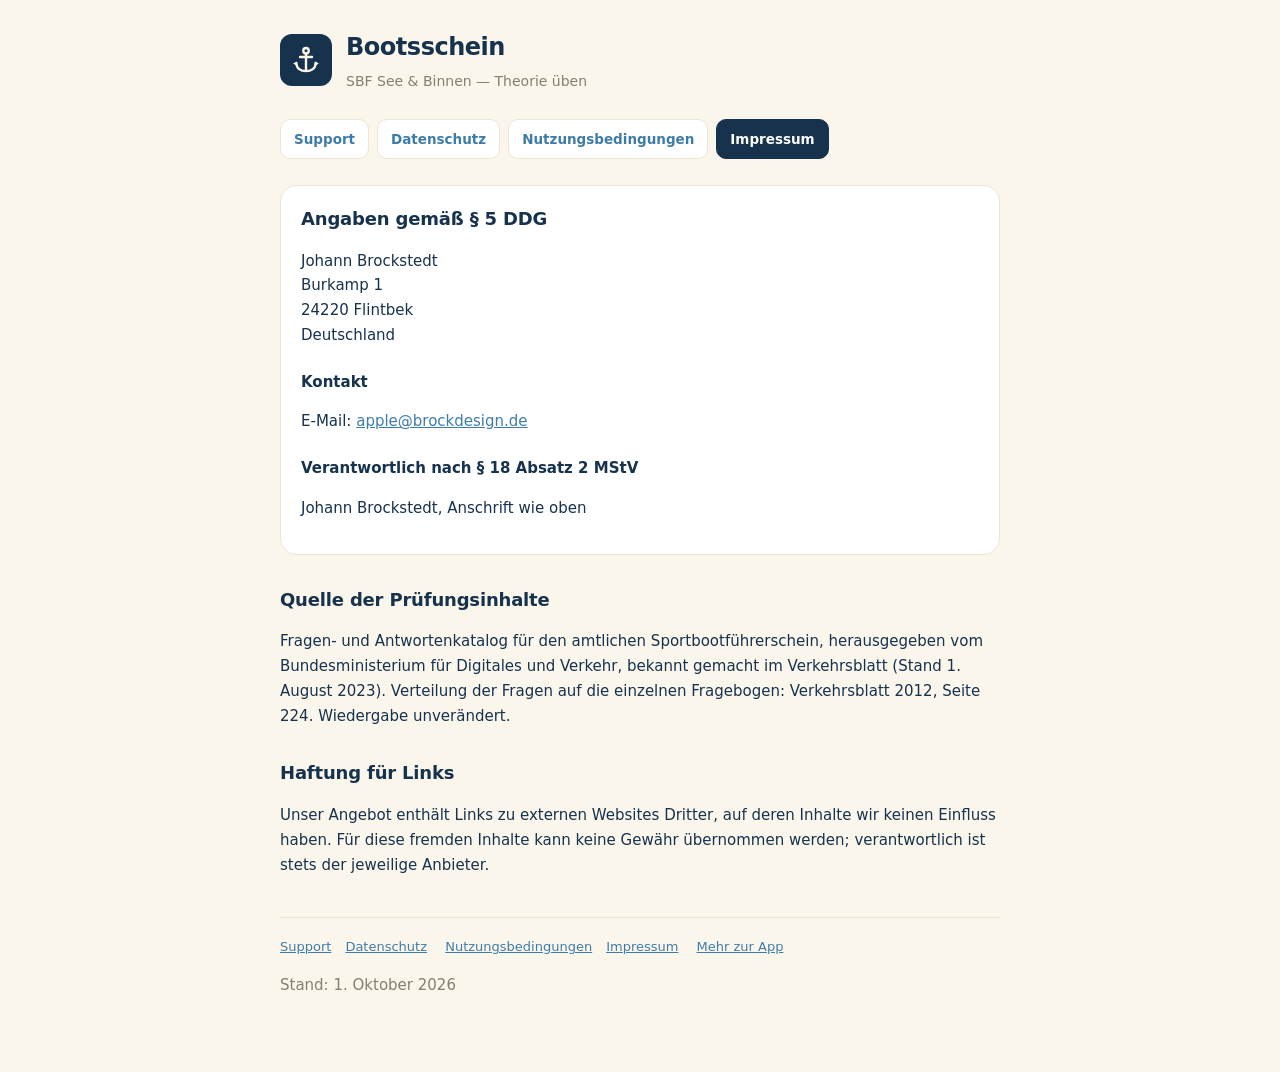
<file: impressum.html>
<!doctype html>
<html lang="de"><head><meta charset="utf-8">
<meta name="viewport" content="width=device-width, initial-scale=1">
<title>Impressum — Bootsschein</title>
<meta name="description" content="Impressum und Anbieterkennzeichnung.">
<link rel="stylesheet" href="stil.css">
</head><body><div class="seite">
<header class="kopf">
  <div class="anker"><svg viewBox="0 0 120 120" xmlns="http://www.w3.org/2000/svg" aria-hidden="true"><g stroke="#FBF6EC" stroke-width="8" fill="none" stroke-linecap="round" stroke-linejoin="round"><circle cx="60" cy="29" r="9"/><path d="M60 38 V93"/><path d="M40 50 H80"/><path d="M28 70 C28 88 42 97 60 97 C78 97 92 88 92 70"/></g><g fill="#FBF6EC"><path d="M28 66 l-11 6 l14 8 z"/><path d="M92 66 l11 6 l-14 8 z"/></g></svg></div>
  <div><h1>Bootsschein</h1><p>SBF See &amp; Binnen — Theorie üben</p></div>
</header>
<nav><a href="index.html">Support</a><a href="datenschutz.html">Datenschutz</a><a href="agb.html">Nutzungsbedingungen</a><a href="impressum.html" aria-current="page">Impressum</a></nav>
<div class="karte">
<h2>Angaben gemäß § 5 DDG</h2>
<p>Johann Brockstedt<br>Burkamp 1<br>24220 Flintbek<br>Deutschland</p>
<h3>Kontakt</h3>
<p>E-Mail: <a href="mailto:apple@brockdesign.de">apple@brockdesign.de</a></p>
<h3>Verantwortlich nach § 18 Absatz 2 MStV</h3>
<p>Johann Brockstedt, Anschrift wie oben</p>
</div>

<h2>Quelle der Prüfungsinhalte</h2>
<p>Fragen- und Antwortenkatalog für den amtlichen Sportbootführerschein,
herausgegeben vom Bundesministerium für Digitales und Verkehr, bekannt gemacht
im Verkehrsblatt (Stand 1. August 2023). Verteilung der Fragen auf die einzelnen
Fragebogen: Verkehrsblatt 2012, Seite 224. Wiedergabe unverändert.</p>

<h2>Haftung für Links</h2>
<p>Unser Angebot enthält Links zu externen Websites Dritter, auf deren Inhalte
wir keinen Einfluss haben. Für diese fremden Inhalte kann keine Gewähr
übernommen werden; verantwortlich ist stets der jeweilige Anbieter.</p>
<footer>
  <a href="index.html">Support</a><a href="datenschutz.html">Datenschutz</a>
  <a href="agb.html">Nutzungsbedingungen</a><a href="impressum.html">Impressum</a>
  <a href="https://www.brockdesign.de/apps/bootsschein">Mehr zur App</a>
  <p>Stand: 1. Oktober 2026</p>
</footer>
</div></body></html>
</file>
<file: stil.css>
:root{
  --grund:#FBF6EC; --karte:#FFFFFF; --rand:#EEE4D3; --tinte:#16324D;
  --gedaempft:#857F70; --blau:#3E7CA8; --sand:#EAE2D2;
  --ui:-apple-system,"Segoe UI",system-ui,"Helvetica Neue",Arial,sans-serif;
}
*{box-sizing:border-box;}
body{margin:0;padding:0;background:var(--grund);color:var(--tinte);
     font-family:var(--ui);line-height:1.65;-webkit-font-smoothing:antialiased;}
.seite{max-width:760px;margin:0 auto;padding:28px 20px 60px;}
header.kopf{display:flex;align-items:center;gap:14px;padding-bottom:6px;}
header.kopf .anker{width:52px;height:52px;flex:none;border-radius:12px;background:var(--tinte);
  display:flex;align-items:center;justify-content:center;}
header.kopf .anker svg{width:36px;height:36px;display:block;}
header.kopf h1{font-size:24px;margin:0;letter-spacing:-.02em;}
header.kopf p{margin:2px 0 0;font-size:14px;color:var(--gedaempft);}
nav{margin:20px 0 26px;display:flex;flex-wrap:wrap;gap:8px;}
nav a{font-size:13.5px;font-weight:600;text-decoration:none;color:var(--blau);
  background:var(--karte);border:1px solid var(--rand);border-radius:10px;padding:8px 13px;}
nav a[aria-current="page"]{background:var(--tinte);border-color:var(--tinte);color:#fff;}
h2{font-size:18px;margin:30px 0 8px;letter-spacing:-.01em;}
h3{font-size:15px;margin:22px 0 6px;}
p,li{font-size:15px;}
ul{padding-left:20px;}
a{color:var(--blau);}
.karte{background:var(--karte);border:1px solid var(--rand);border-radius:16px;
  padding:18px 20px;margin:18px 0;}
.karte h2:first-child,.karte h3:first-child{margin-top:0;}
.klein{font-size:13px;color:var(--gedaempft);}
footer{margin-top:40px;padding-top:18px;border-top:1px solid var(--rand);
  font-size:13px;color:var(--gedaempft);}
footer a{margin-right:14px;}
@media (max-width:520px){ .seite{padding:20px 14px 48px;} header.kopf h1{font-size:20px;} }
</file>
